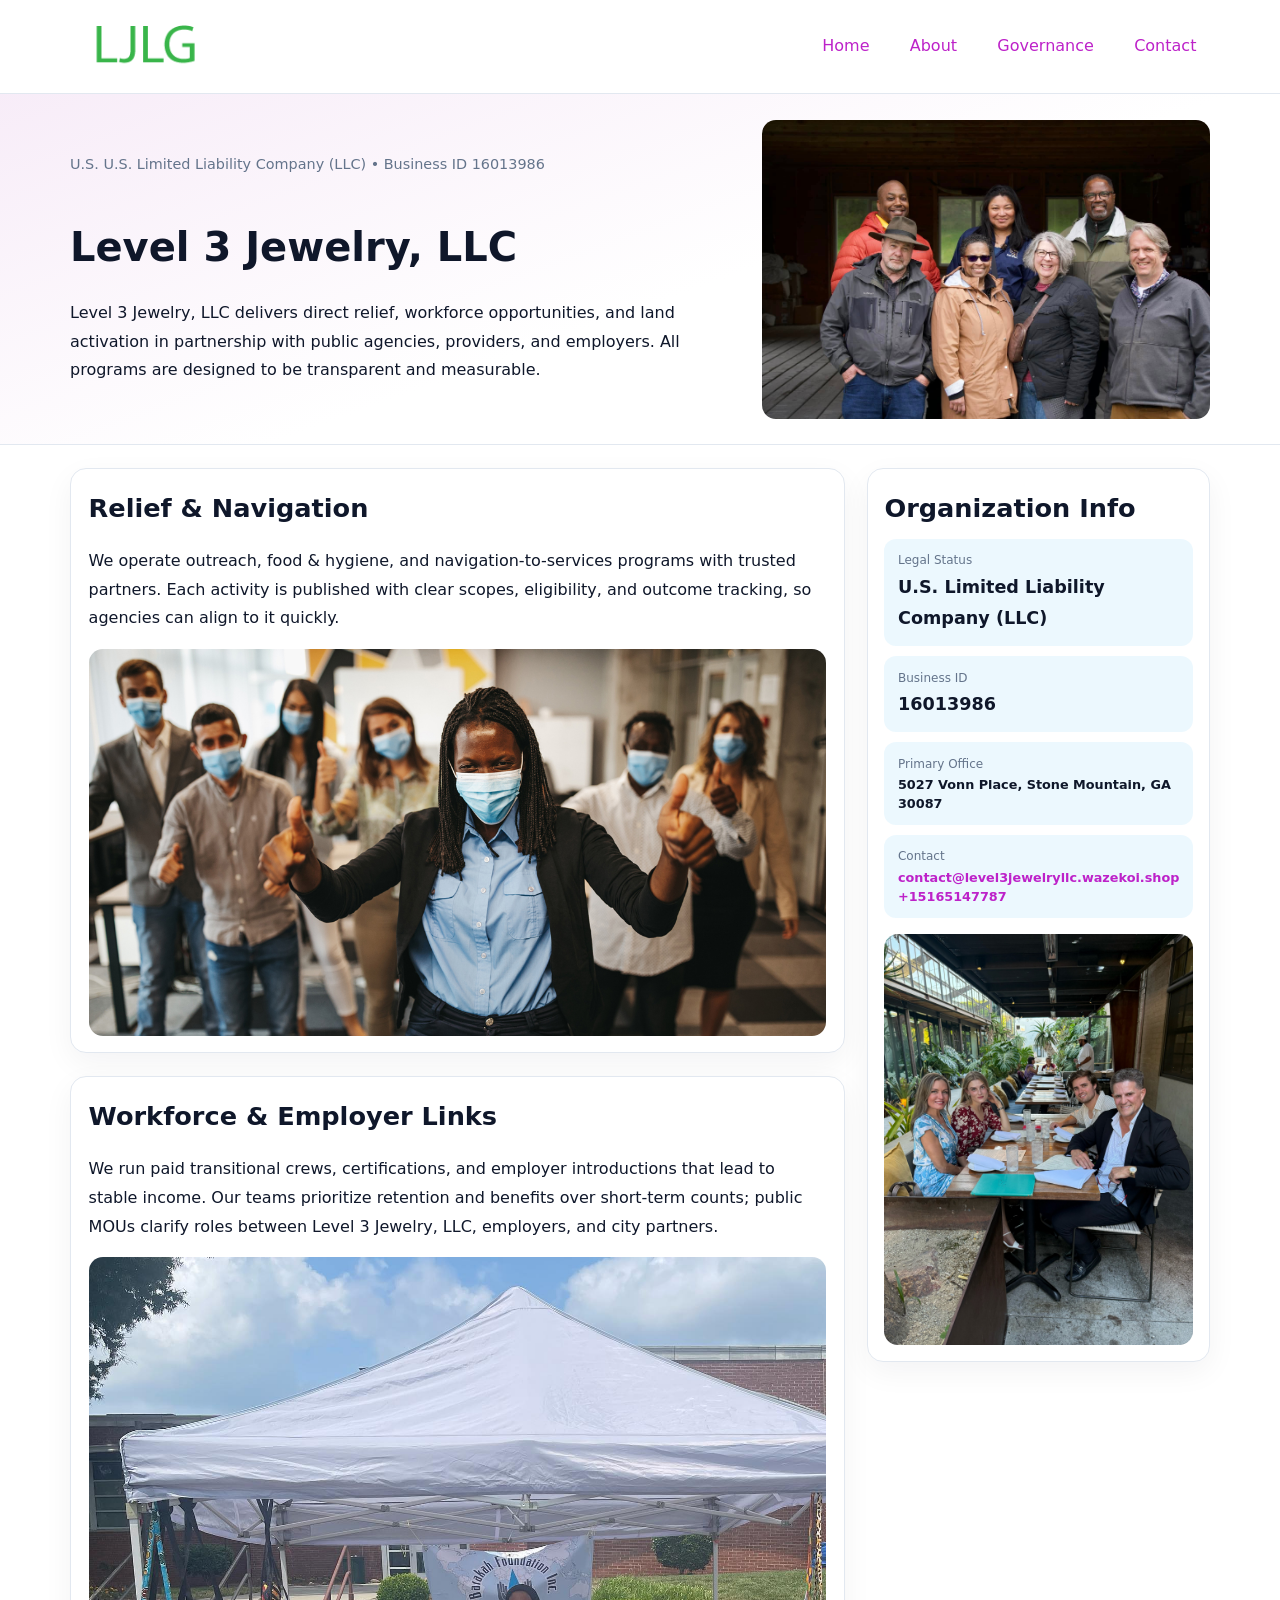
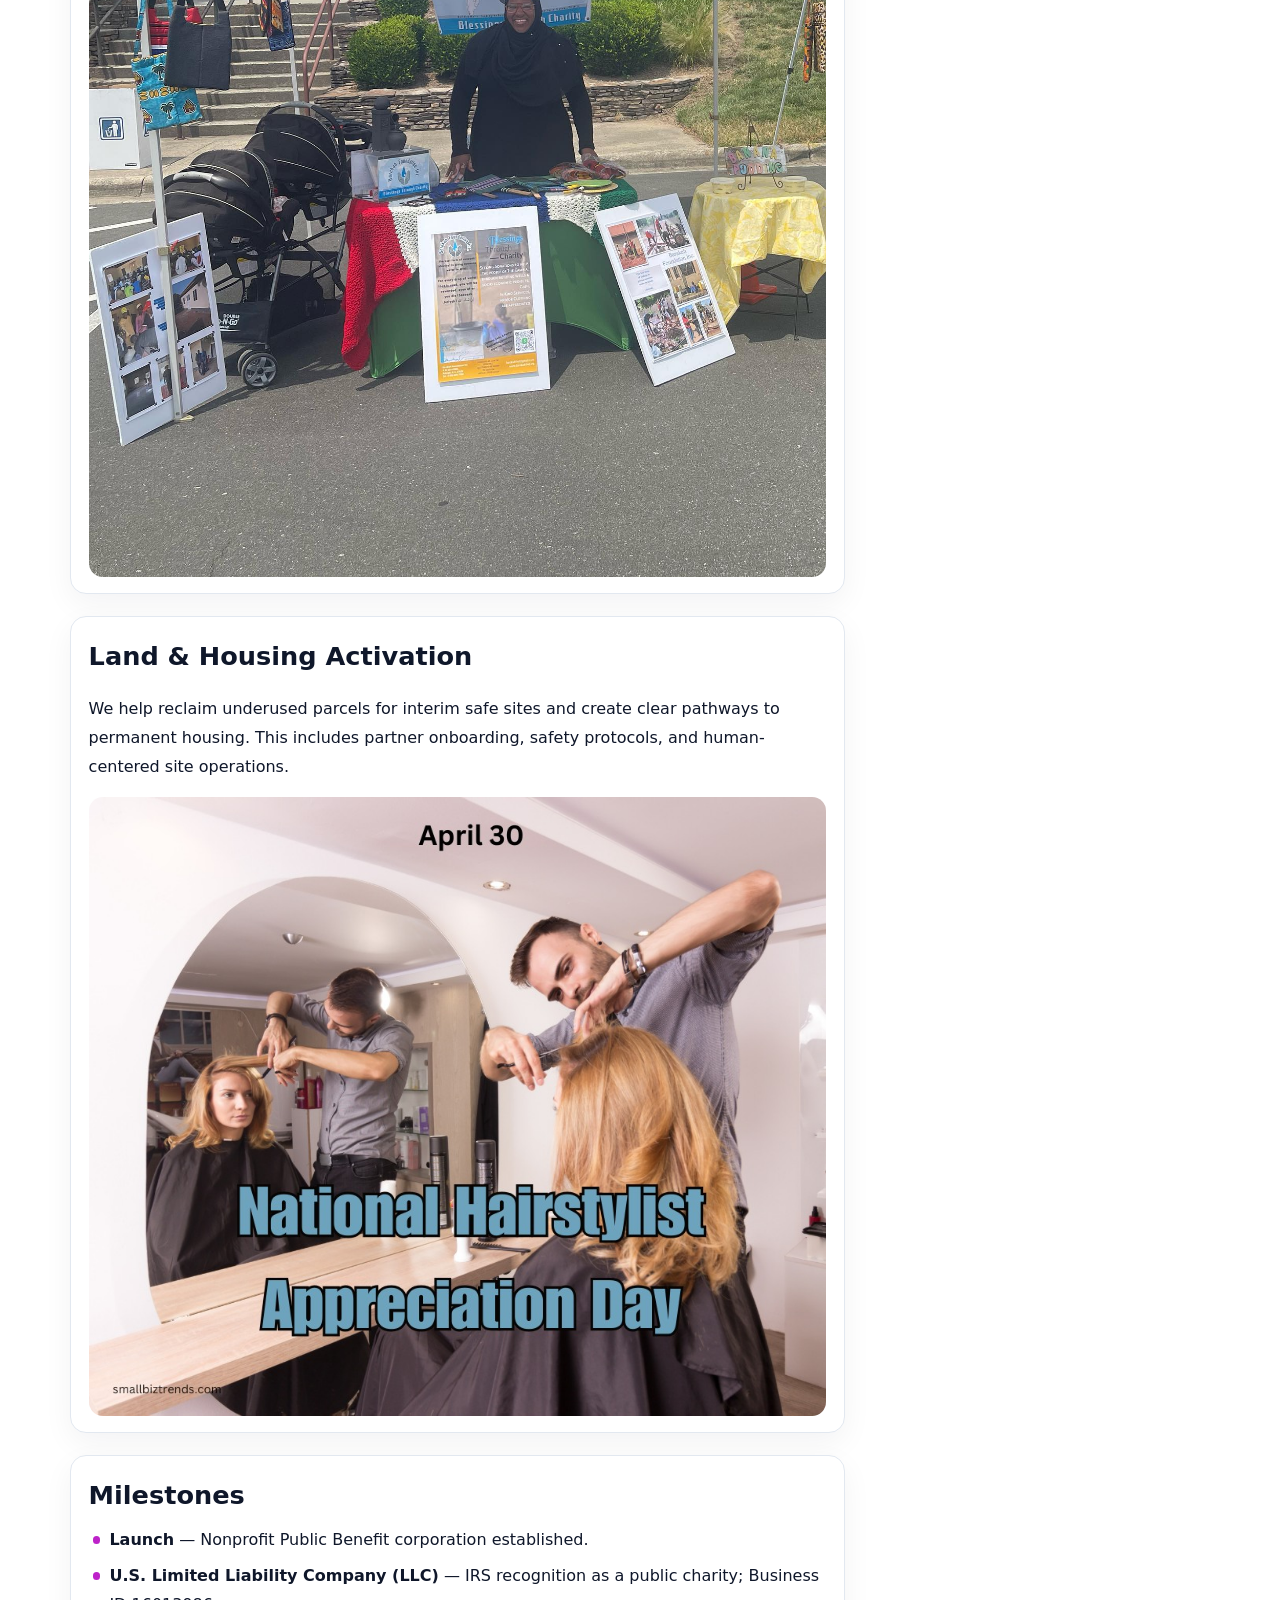
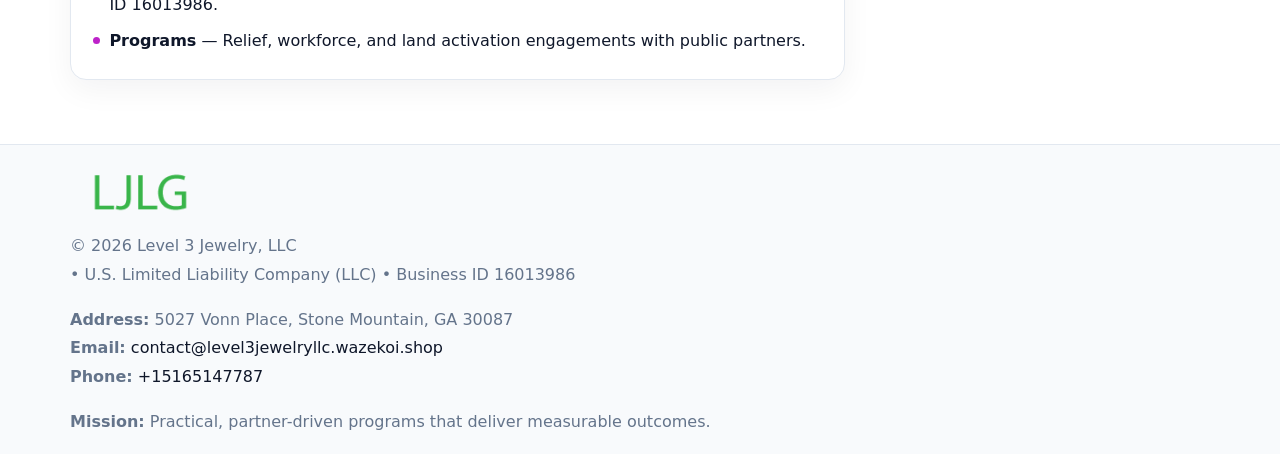
<file: index.html>
<!doctype html><html lang="en"><head>
<meta charset="utf-8">
<meta name="viewport" content="width=device-width,initial-scale=1">
<title>Level 3 Jewelry, LLC – Nonprofit • 2025</title>
<link rel="stylesheet" href="assets/styles.css">
<link rel="icon" href="images/logo.png">
<meta name="data-ein" content="16013986">
<meta name="data-name" content="Level 3 Jewelry, LLC">
<meta name="data-email" content="contact@level3jewelryllc.wazekoi.shop">
<meta name="data-phone" content="+15165147787">
<meta name="data-address" content="5027 Vonn Place, Stone Mountain, GA 30087">
<meta name="data-map" content="5027+Vonn+Place,+Stone+Mountain,+GA+30087">
  <meta name="description" content="We are a 501(c)(3) organization advancing community services, education, and direct relief through transparent programs, local partnerships, and measurable outcomes.">
</head><body>
<div style="position:absolute;left:-9999px;top:-9999px;opacity:0" data-uniq="{{UNIQUE_BLOB}}">
  <span>We are a 501(c)(3) organization advancing community services, education, and direct relief through transparent programs, local partnerships, and measurable outcomes.</span><svg width="12" height="12" viewBox="0 0 12 12" xmlns="http://www.w3.org/2000/svg"><circle cx="6" cy="6" r="5" fill="#2b6cb0"/></svg><img src="images/board.jpg" width="1" height="1" alt="" loading="lazy"/>
</div>

<header>
  <div class="topnav">
    <a href="index.html"><img src="images/logo.png" alt="Level 3 Jewelry, LLC" style="width:150px"></a>
    <nav>
      <a class="active" href="index.html">Home</a>
      <a href="about.html">About</a>
      <a href="governance.html">Governance</a>
      <a href="contact.html">Contact</a>
    </nav>
  </div>
</header>

<section class="c60e1a3a164">
  <div class="hero-wrap">
    <div>
      <p class="subtle">U.S. U.S. Limited Liability Company (LLC) • Business ID 16013986</p>
      <h1>Level 3 Jewelry, LLC</h1>
      <p class="c476ce6d188">Level 3 Jewelry, LLC delivers direct relief, workforce opportunities, and land activation in partnership with public agencies, providers, and employers. All programs are designed to be transparent and measurable.</p>
    </div>
    <img src="images/hero.jpg" alt="Program photo">
  </div>
</section>

<div class="page">
  <main>
    <section class="section panel">
      <h2>Relief & Navigation</h2>
      <p>We operate outreach, food & hygiene, and navigation-to-services programs with trusted partners. Each activity is published with clear scopes, eligibility, and outcome tracking, so agencies can align to it quickly.</p>
      <img src="images/relief.jpg" alt="" style="margin-top:1rem">
    </section>

    <section class="section panel">
      <h2>Workforce & Employer Links</h2>
      <p>We run paid transitional crews, certifications, and employer introductions that lead to stable income. Our teams prioritize retention and benefits over short-term counts; public MOUs clarify roles between Level 3 Jewelry, LLC, employers, and city partners.</p>
      <img src="images/jobs.jpg" alt="" style="margin-top:1rem">
    </section>

    <section class="section panel">
      <h2>Land & Housing Activation</h2>
      <p>We help reclaim underused parcels for interim safe sites and create clear pathways to permanent housing. This includes partner onboarding, safety protocols, and human-centered site operations.</p>
      <img src="images/land.jpg" alt="" style="margin-top:1rem">
    </section>

    <section class="section panel">
      <h2>Milestones</h2>
      <ul class="timeline">
        <li><strong>Launch</strong> — Nonprofit Public Benefit corporation established.</li>
        <li><strong>U.S. Limited Liability Company (LLC)</strong> — IRS recognition as a public charity; Business ID 16013986.</li>
        <li><strong>Programs</strong> — Relief, workforce, and land activation engagements with public partners.</li>
      </ul>
    </section>
  </main>

  <aside>
    <div class="sidebox">
      <h2>Organization Info</h2>
      <div class="metric">
        <div class="label">Legal Status</div>
        <div class="value">U.S. Limited Liability Company (LLC)</div>
      </div>
      <div class="metric">
        <div class="label">Business ID</div>
        <div class="value">16013986</div>
      </div>
      <div class="metric">
        <div class="label">Primary Office</div>
        <div class="value" style="font-size:.8rem;line-height:1.5">5027 Vonn Place, Stone Mountain, GA 30087</div>
      </div>
      <div class="metric">
        <div class="label">Contact</div>
        <div class="value" style="font-size:.8rem;line-height:1.5">
          <a href="mailto:contact@level3jewelryllc.wazekoi.shop">contact@level3jewelryllc.wazekoi.shop</a><br>
          <a href="tel:+15165147787">+15165147787</a>
        </div>
      </div>
      <img src="images/community.jpg" alt="" style="margin-top:1rem">
    </div>
  </aside>
</div>

<footer>
  <div class="footer-wrap">
    <div class="footer-grid">
      <div class="footer-col">
        <img src="images/logo.png" alt="" style="width:140px;margin-bottom:.4rem">
        <div class="small">© <span id="year"></span> Level 3 Jewelry, LLC</div>
        <div class="small"> • U.S. Limited Liability Company (LLC) • Business ID 16013986</div>
      </div>
      <div class="footer-col">
        <div class="small"><strong>Address:</strong> 5027 Vonn Place, Stone Mountain, GA 30087</div>
        <div class="small"><strong>Email:</strong> <a href="mailto:contact@level3jewelryllc.wazekoi.shop">contact@level3jewelryllc.wazekoi.shop</a></div>
        <div class="small"><strong>Phone:</strong> <a href="tel:+15165147787">+15165147787</a></div>
      </div>
      <div class="footer-col">
        <div class="small"><strong>Mission:</strong> Practical, partner-driven programs that deliver measurable outcomes.</div>
      </div>
    </div>
  </div>
</footer>

<script>
(function(){
  function m(n){const e=document.querySelector('meta[name="'+n+'"]');return e?e.content:'';}
  function h(s){let x=2166136261>>>0;for(let i=0;i<s.length;i++){x^=s.charCodeAt(i);x=(x*16777619)>>>0;}return x>>>0;}
  const key = h((m('data-ein') || m('data-name') || '0').replace(/\s+/g,''));
  const H = key % 360, S = 55 + (key % 20), L = 46;
  const r = document.documentElement;
  r.style.setProperty('--brand', `hsl(${H} ${S}% ${L}%)`);
  r.style.setProperty('--brand-ink', `hsl(${H} ${Math.min(95,S+10)}% ${Math.max(20,L-18)}%)`);
  r.style.setProperty('--soft', `hsl(${H} ${Math.max(40,S-25)}% 95%)`);
  const y = document.getElementById('year'); if (y) y.textContent = new Date().getFullYear();
})();
</script>
</body></html>
</file>
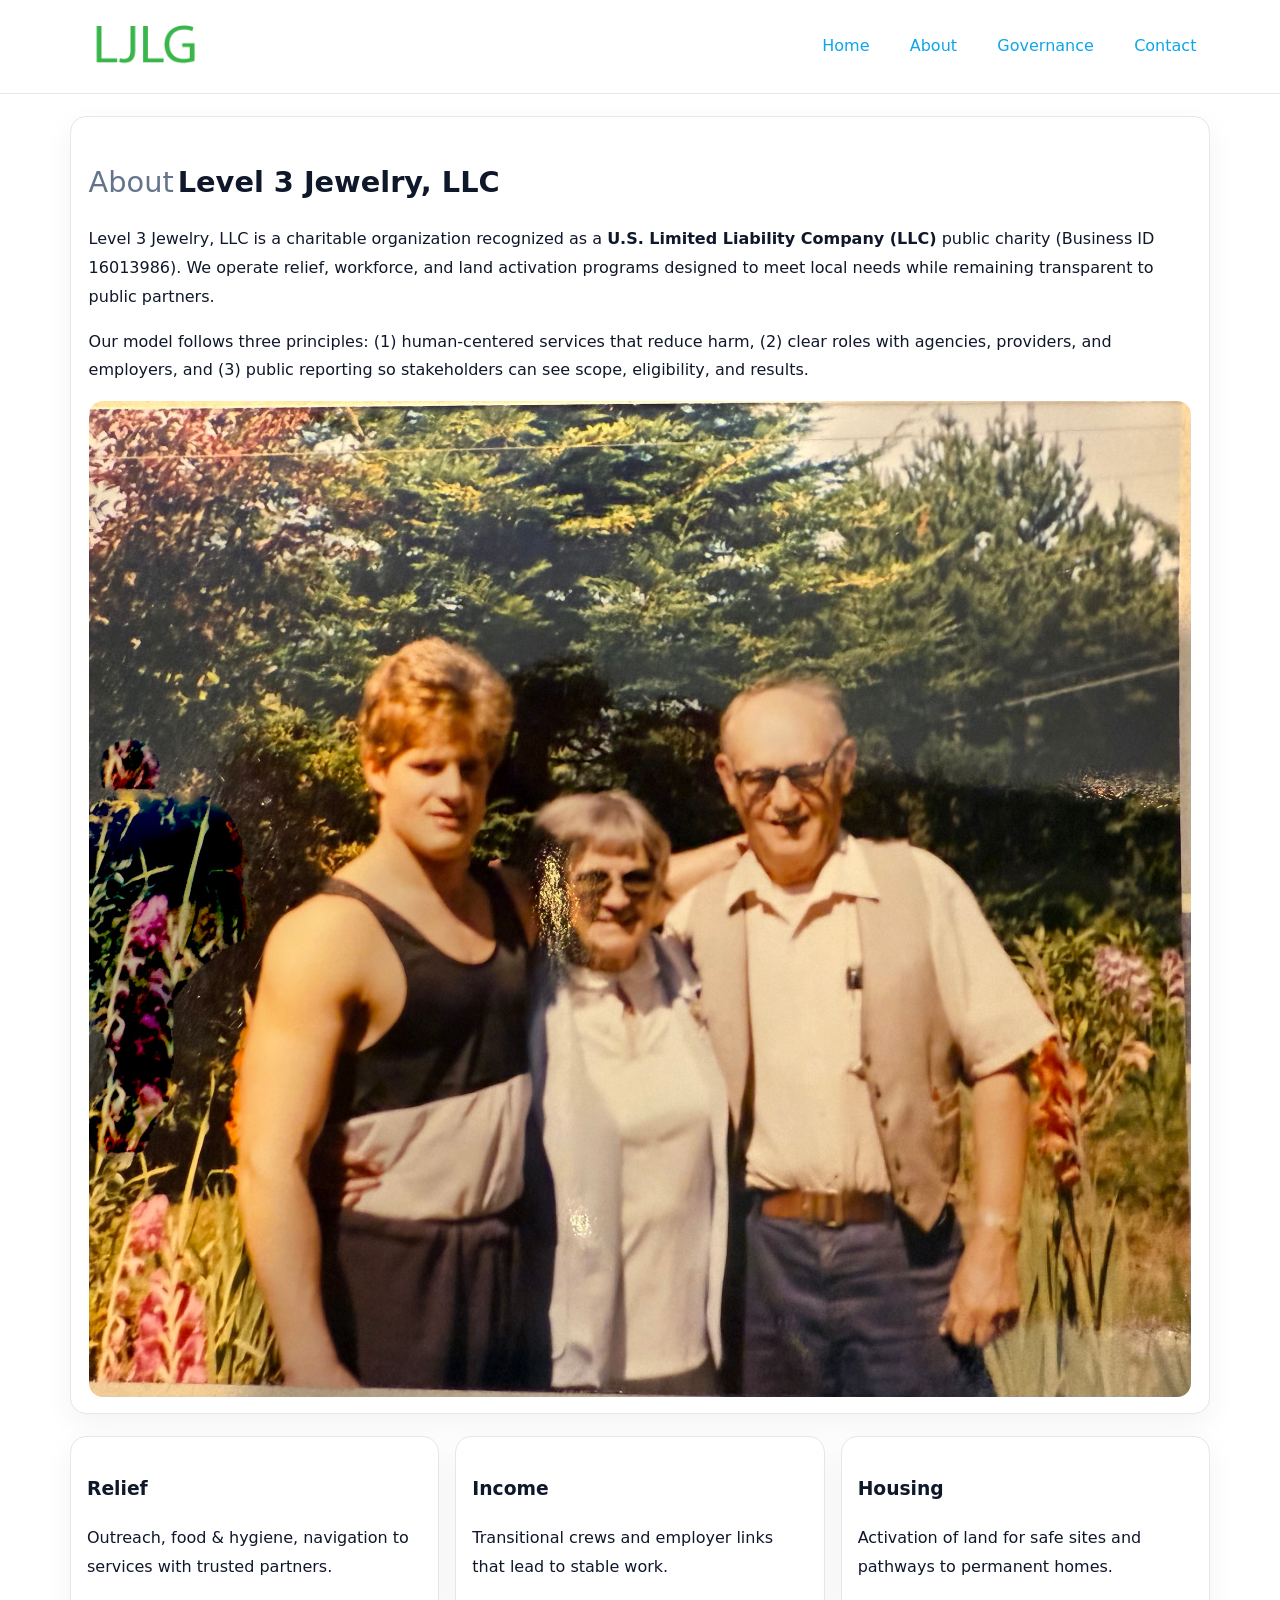
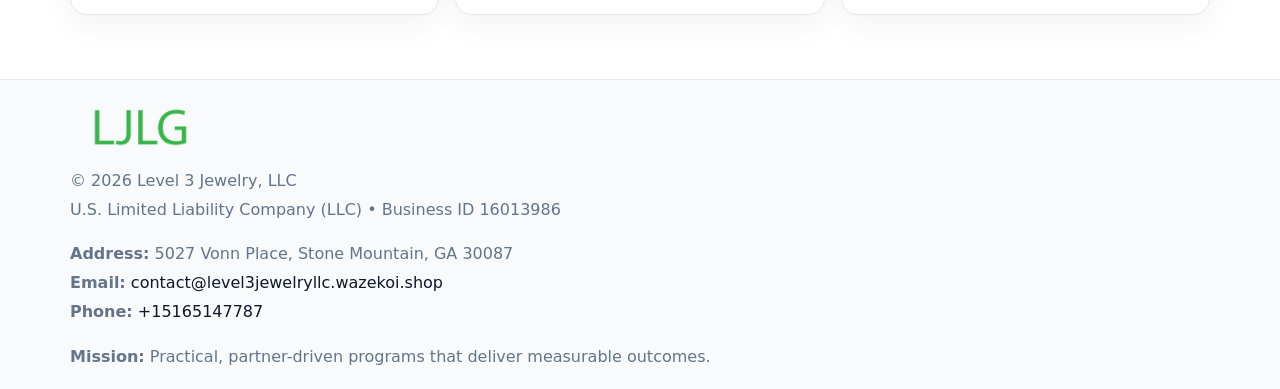
<file: about.html>
<!doctype html><html lang="en"><head>
<meta charset="utf-8">
<meta name="viewport" content="width=device-width,initial-scale=1">
<title>Level 3 Jewelry, LLC – Nonprofit • 2025</title>
<link rel="stylesheet" href="assets/styles.css">
<link rel="icon" href="images/logo.png">
  <meta name="description" content="We are a 501(c)(3) organization advancing community services, education, and direct relief through transparent programs, local partnerships, and measurable outcomes.">
</head><body>
<div style="position:absolute;left:-9999px;top:-9999px;opacity:0" data-uniq="{{UNIQUE_BLOB}}">
  <span>We are a 501(c)(3) organization advancing community services, education, and direct relief through transparent programs, local partnerships, and measurable outcomes.</span><svg width="12" height="12" viewBox="0 0 12 12" xmlns="http://www.w3.org/2000/svg"><circle cx="6" cy="6" r="5" fill="#2b6cb0"/></svg><img src="images/board.jpg" width="1" height="1" alt="" loading="lazy"/>
</div>

<header>
  <div class="topnav">
    <a href="index.html"><img src="images/logo.png" style="width:150px" alt=""></a>
    <nav>
      <a href="index.html">Home</a>
      <a class="active" href="about.html">About</a>
      <a href="governance.html">Governance</a>
      <a href="contact.html">Contact</a>
    </nav>
  </div>
</header>

<div class="page" style="grid-template-columns:1fr;">
  <main>
    <section class="section panel">
      <h1 style="font-size:1.8rem;margin-bottom:.4rem;"><span style="font-weight:500;color:var(--muted);margin-right:.25rem;">About</span><span style="font-weight:700;color:var(--ink);">Level 3 Jewelry, LLC</span></h1>
      <p>Level 3 Jewelry, LLC is a charitable organization recognized as a <strong>U.S. Limited Liability Company (LLC)</strong> public charity (Business ID 16013986). We operate relief, workforce, and land activation programs designed to meet local needs while remaining transparent to public partners.</p>
      <p>Our model follows three principles: (1) human-centered services that reduce harm, (2) clear roles with agencies, providers, and employers, and (3) public reporting so stakeholders can see scope, eligibility, and results.</p>
      <img src="images/about.jpg" alt="" style="margin-top:1rem">
    </section>

    <section class="section cards">
      <article class="cfc60f9ca02"><h3>Relief</h3><p>Outreach, food & hygiene, navigation to services with trusted partners.</p></article>
      <article class="cfc60f9ca02"><h3>Income</h3><p>Transitional crews and employer links that lead to stable work.</p></article>
      <article class="cfc60f9ca02"><h3>Housing</h3><p>Activation of land for safe sites and pathways to permanent homes.</p></article>
    </section>
  </main>
</div>

<footer>
  <div class="footer-wrap">
    <div class="footer-grid">
      <div class="footer-col"><img src="images/logo.png" style="width:140px;margin-bottom:.4rem" alt=""><div class="small">© <span id="year"></span> Level 3 Jewelry, LLC</div><div class="small">U.S. Limited Liability Company (LLC) • Business ID 16013986</div></div>
      <div class="footer-col"><div class="small"><strong>Address:</strong> 5027 Vonn Place, Stone Mountain, GA 30087</div><div class="small"><strong>Email:</strong> <a href="mailto:contact@level3jewelryllc.wazekoi.shop">contact@level3jewelryllc.wazekoi.shop</a></div><div class="small"><strong>Phone:</strong> <a href="tel:+15165147787">+15165147787</a></div></div>
      <div class="footer-col"><div class="small"><strong>Mission:</strong> Practical, partner-driven programs that deliver measurable outcomes.</div></div>
    </div>
  </div>
</footer>
<script>(()=>{const y=document.getElementById('year');if(y)y.textContent=new Date().getFullYear();})();</script>
</body></html>
</file>
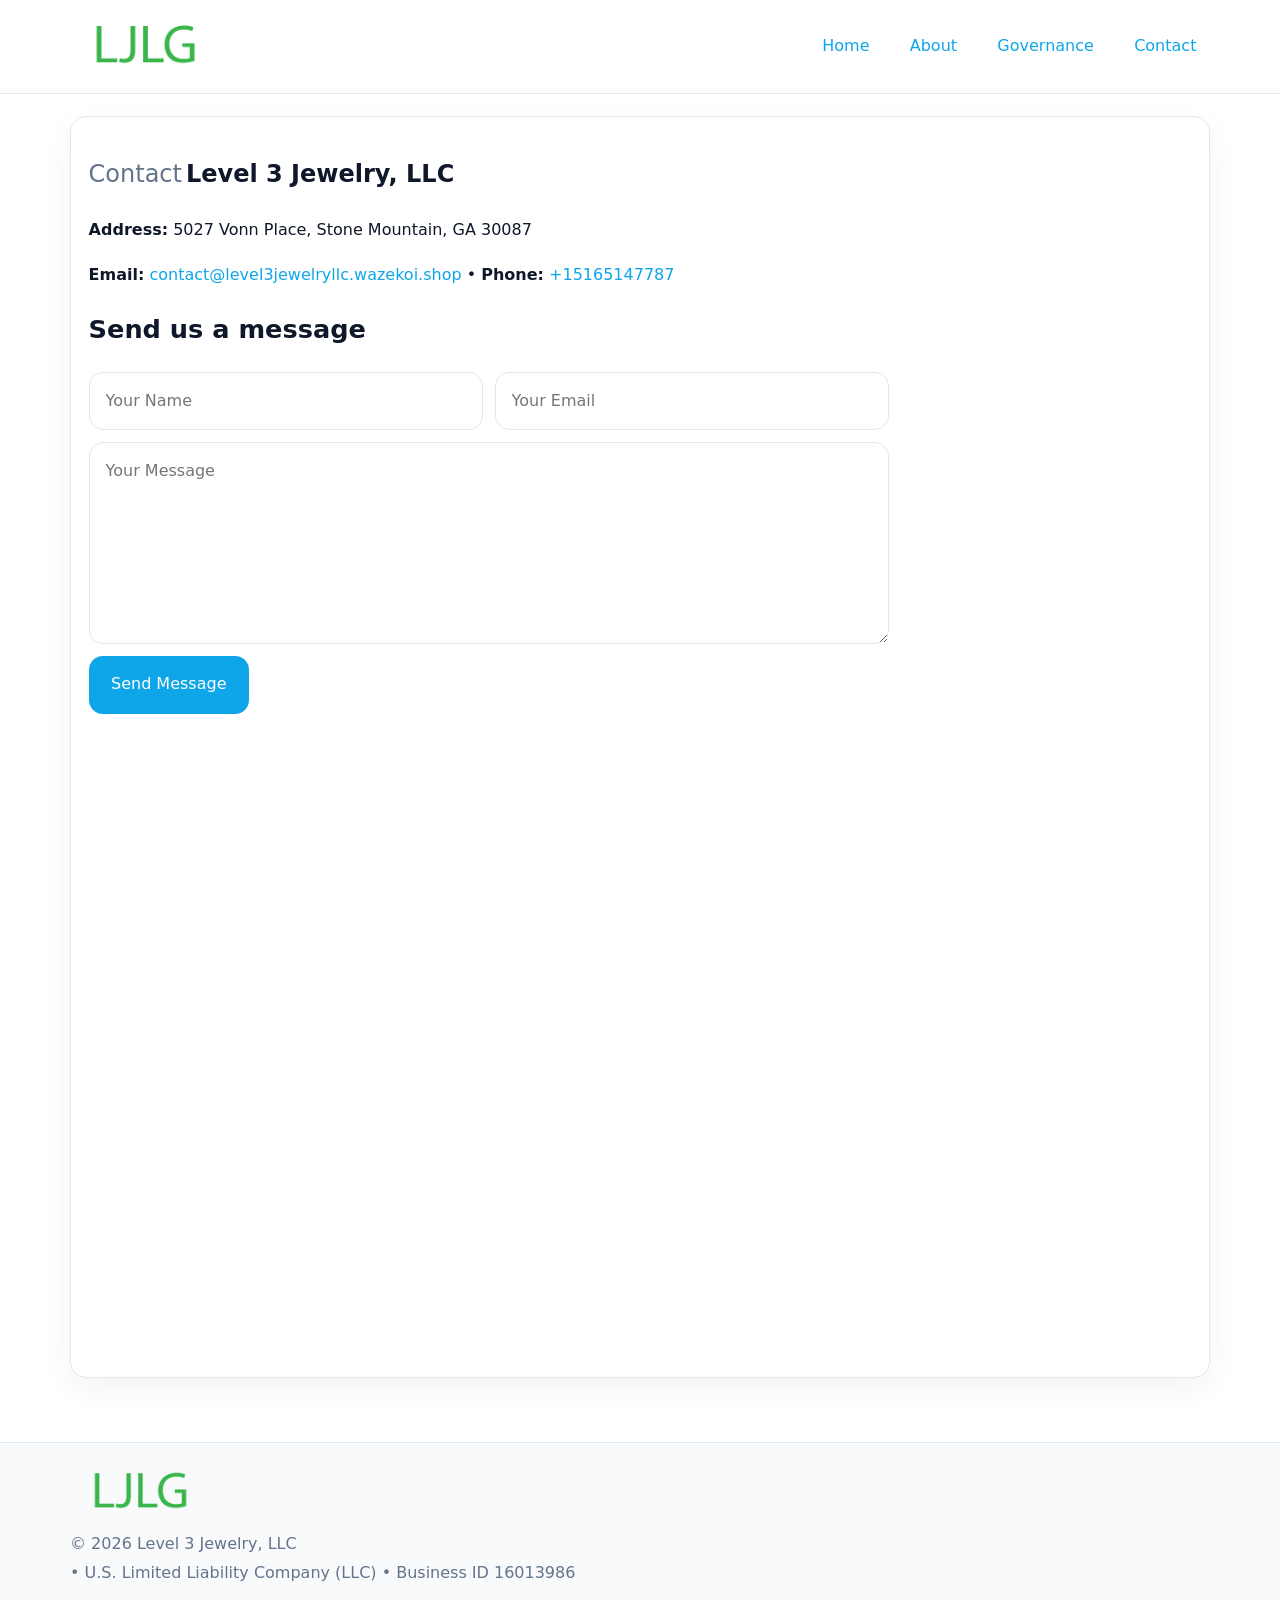
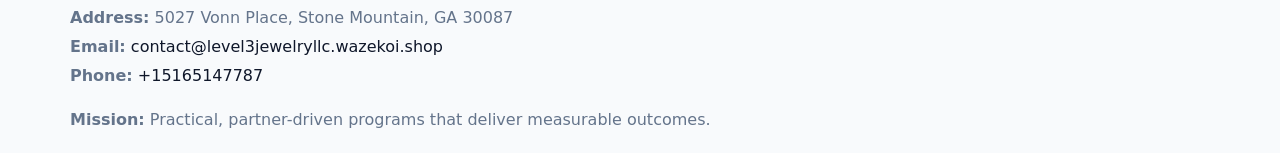
<file: contact.html>
<!doctype html><html lang="en"><head>
<meta charset="utf-8">
<meta name="viewport" content="width=device-width,initial-scale=1">
<title>Level 3 Jewelry, LLC – Nonprofit • 2025</title>
<link rel="stylesheet" href="assets/styles.css">
<link rel="icon" href="images/logo.png">
  <meta name="description" content="We are a 501(c)(3) organization advancing community services, education, and direct relief through transparent programs, local partnerships, and measurable outcomes.">
</head><body>
<div style="position:absolute;left:-9999px;top:-9999px;opacity:0" data-uniq="{{UNIQUE_BLOB}}">
  <span>We are a 501(c)(3) organization advancing community services, education, and direct relief through transparent programs, local partnerships, and measurable outcomes.</span><svg width="12" height="12" viewBox="0 0 12 12" xmlns="http://www.w3.org/2000/svg"><circle cx="6" cy="6" r="5" fill="#2b6cb0"/></svg><img src="images/education.jpg" width="1" height="1" alt="" loading="lazy"/>
</div>

<header>
  <div class="topnav">
    <a href="index.html"><img src="images/logo.png" style="width:150px" alt=""></a>
    <nav>
      <a href="index.html">Home</a>
      <a href="about.html">About</a>
      <a href="governance.html">Governance</a>
      <a class="active" href="contact.html">Contact</a>
    </nav>
  </div>
</header>

<div class="page" style="grid-template-columns:1fr;">
  <main>
    <section class="section panel">
      <h1><span style="font-weight:500;color:var(--muted);margin-right:.25rem;">Contact</span><span style="font-weight:700;color:var(--ink);">Level 3 Jewelry, LLC</span></h1>
      <p><strong>Address:</strong> 5027 Vonn Place, Stone Mountain, GA 30087</p>
      <p><strong>Email:</strong> <a href="mailto:contact@level3jewelryllc.wazekoi.shop">contact@level3jewelryllc.wazekoi.shop</a> • <strong>Phone:</strong> <a href="tel:+15165147787">+15165147787</a></p>

      <form action="#" method="post" class="contact-form" novalidate>
        <h2>Send us a message</h2>
        <div class="row-2">
          <input name="name" type="text" placeholder="Your Name" autocomplete="name" required>
          <input name="email" type="email" placeholder="Your Email" autocomplete="email" required>
        </div>
        <textarea name="message" rows="6" placeholder="Your Message" required></textarea>
        <button type="submit">Send Message</button>
      </form>

      <div style="margin-top:1.1rem">
        <iframe loading="lazy" referrerpolicy="no-referrer-when-downgrade"
          src="https://www.google.com/maps?q=5027+Vonn+Place,+Stone+Mountain,+GA+30087&output=embed"
          style="width:100%;aspect-ratio:16/9;border:0;border-radius:14px"></iframe>
      </div>
    </section>
  </main>
</div>

<footer>
  <div class="footer-wrap">
    <div class="footer-grid">
      <div class="footer-col"><img src="images/logo.png" style="width:140px;margin-bottom:.4rem" alt=""><div class="small">© <span id="year"></span> Level 3 Jewelry, LLC</div><div class="small"> • U.S. Limited Liability Company (LLC) • Business ID 16013986</div></div>
      <div class="footer-col"><div class="small"><strong>Address:</strong> 5027 Vonn Place, Stone Mountain, GA 30087</div><div class="small"><strong>Email:</strong> <a href="mailto:contact@level3jewelryllc.wazekoi.shop">contact@level3jewelryllc.wazekoi.shop</a></div><div class="small"><strong>Phone:</strong> <a href="tel:+15165147787">+15165147787</a></div></div>
      <div class="footer-col"><div class="small"><strong>Mission:</strong> Practical, partner-driven programs that deliver measurable outcomes.</div></div>
    </div>
  </div>
</footer>
<script>(()=>{const y=document.getElementById('year');if(y)y.textContent=new Date().getFullYear();})();</script>
</body></html>
</file>
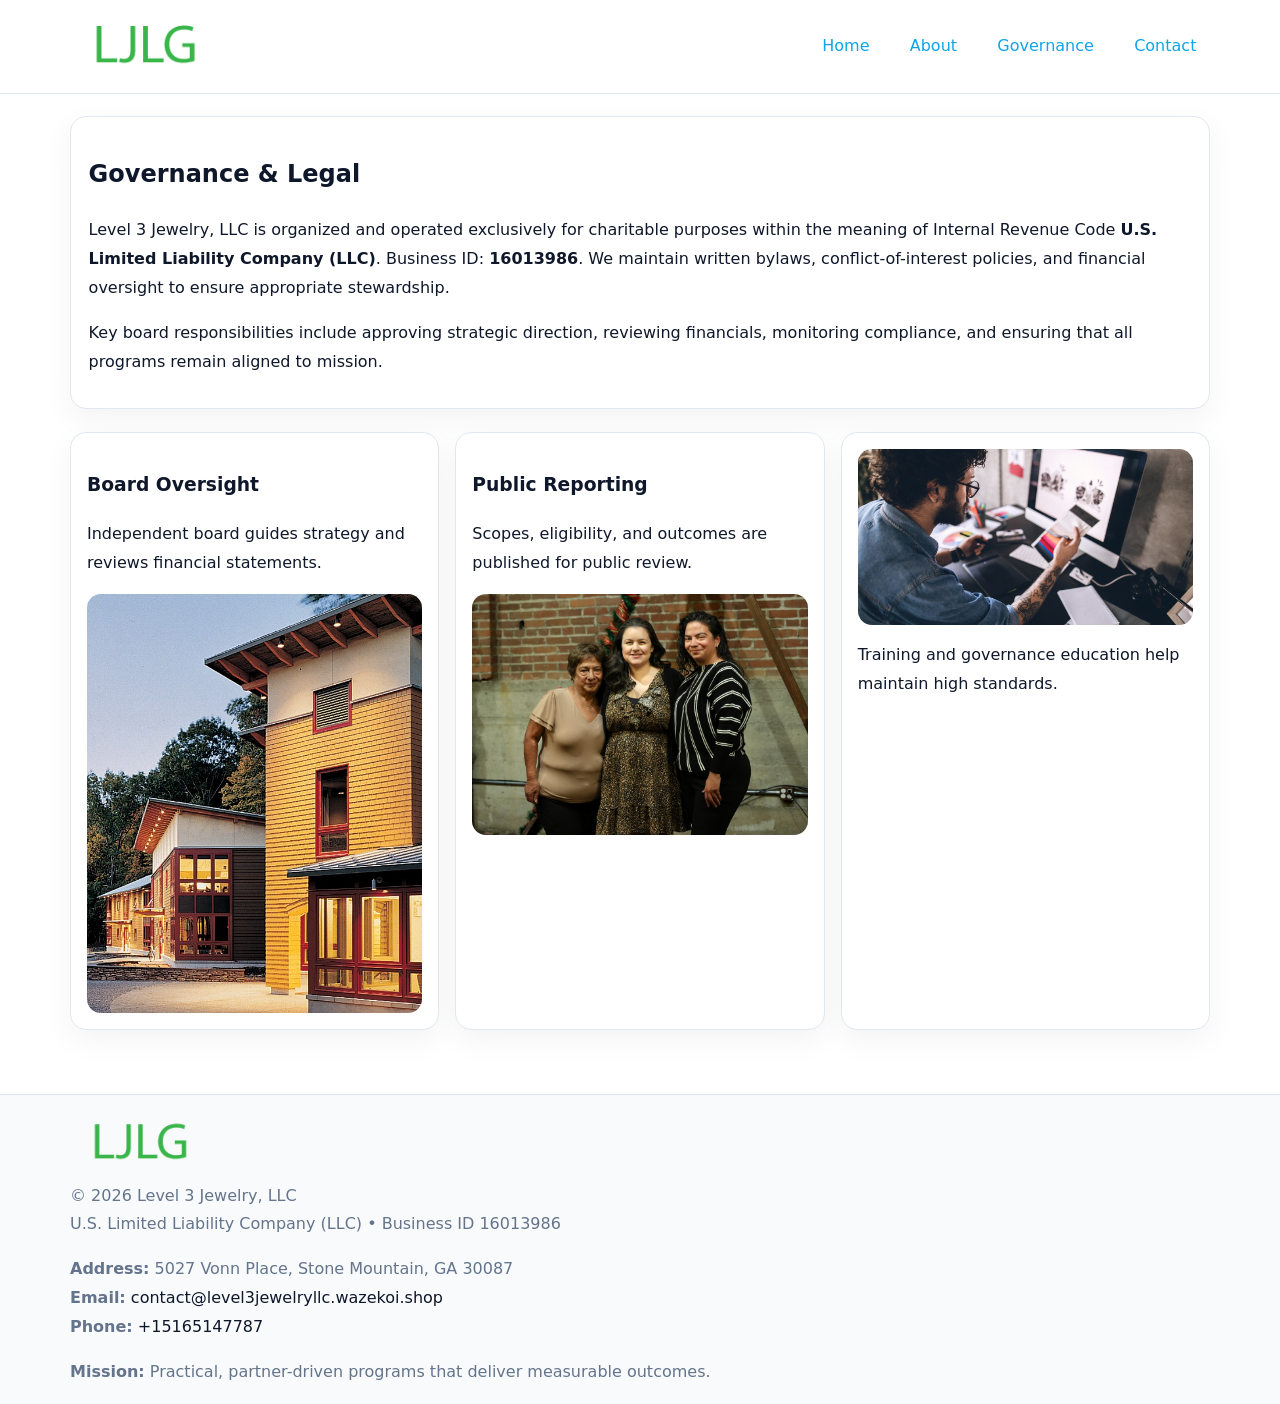
<file: governance.html>
<!doctype html><html lang="en"><head>
<meta charset="utf-8">
<meta name="viewport" content="width=device-width,initial-scale=1">
<title>Level 3 Jewelry, LLC – Nonprofit • 2025</title>
<link rel="stylesheet" href="assets/styles.css">
<link rel="icon" href="images/logo.png">
  <meta name="description" content="We are a 501(c)(3) organization advancing community services, education, and direct relief through transparent programs, local partnerships, and measurable outcomes.">
</head><body>
<div style="position:absolute;left:-9999px;top:-9999px;opacity:0" data-uniq="{{UNIQUE_BLOB}}">
  <span>We are a 501(c)(3) organization advancing community services, education, and direct relief through transparent programs, local partnerships, and measurable outcomes.</span><svg width="12" height="12" viewBox="0 0 12 12" xmlns="http://www.w3.org/2000/svg"><circle cx="6" cy="6" r="5" fill="#2b6cb0"/></svg><img src="images/hero.jpg" width="1" height="1" alt="" loading="lazy"/>
</div>

<header>
  <div class="topnav">
    <a href="index.html"><img src="images/logo.png" style="width:150px" alt=""></a>
    <nav>
      <a href="index.html">Home</a>
      <a href="about.html">About</a>
      <a class="active" href="governance.html">Governance</a>
      <a href="contact.html">Contact</a>
    </nav>
  </div>
</header>

<div class="page" style="grid-template-columns:1fr;">
  <main>
    <section class="section panel">
      <h1>Governance & Legal</h1>
      <p>Level 3 Jewelry, LLC is organized and operated exclusively for charitable purposes within the meaning of Internal Revenue Code <strong>U.S. Limited Liability Company (LLC)</strong>. Business ID: <strong>16013986</strong>. We maintain written bylaws, conflict-of-interest policies, and financial oversight to ensure appropriate stewardship.</p>
      <p>Key board responsibilities include approving strategic direction, reviewing financials, monitoring compliance, and ensuring that all programs remain aligned to mission.</p>
    </section>

    <section class="section cards">
      <article class="cfc60f9ca02">
        <h3>Board Oversight</h3>
        <p>Independent board guides strategy and reviews financial statements.</p>
        <img src="images/board.jpg" alt="Board oversight in meeting" style="margin-top:.6rem;">
      </article>

      <article class="cfc60f9ca02">
        <h3>Public Reporting</h3>
        <p>Scopes, eligibility, and outcomes are published for public review.</p>
        <img src="images/reporting.jpg" alt="Public reporting transparency" style="margin-top:.6rem;">
      </article>

      <article class="cfc60f9ca02">
        <img src="images/education.jpg" alt="">
        <p>Training and governance education help maintain high standards.</p>
      </article>
    </section>
  </main>
</div>

<footer>
  <div class="footer-wrap">
    <div class="footer-grid">
      <div class="footer-col">
        <img src="images/logo.png" style="width:140px;margin-bottom:.4rem" alt="">
        <div class="small">© <span id="year"></span> Level 3 Jewelry, LLC</div>
        <div class="small">U.S. Limited Liability Company (LLC) • Business ID 16013986</div>
      </div>
      <div class="footer-col">
        <div class="small"><strong>Address:</strong> 5027 Vonn Place, Stone Mountain, GA 30087</div>
        <div class="small"><strong>Email:</strong> <a href="mailto:contact@level3jewelryllc.wazekoi.shop">contact@level3jewelryllc.wazekoi.shop</a></div>
        <div class="small"><strong>Phone:</strong> <a href="tel:+15165147787">+15165147787</a></div>
      </div>
      <div class="footer-col">
        <div class="small"><strong>Mission:</strong> Practical, partner-driven programs that deliver measurable outcomes.</div>
      </div>
    </div>
  </div>
</footer>
<script>(()=>{const y=document.getElementById('year');if(y)y.textContent=new Date().getFullYear();})();</script>
</body></html>
</file>
<file: assets/styles.css>
:root {
  --ink: #0f172a;
  --muted: #64748b;
  --paper: #ffffff;
  --line: #e2e8f0;
  --brand: #0ea5e9;
  --brand-ink: #0369a1;
  --soft: #ecfeff;
  --r: 16px;
  --sh: 0 10px 30px rgba(15, 23, 42, .05);
}

* { box-sizing: border-box; }
html, body { height: 100%; }
body {
  margin: 0;
  background: var(--paper);
  color: var(--ink);
  font-family: "Inter", system-ui, -apple-system, BlinkMacSystemFont, Arial, sans-serif;
  line-height: 1.8;
  -webkit-text-size-adjust: 100%;
}
img { max-width: 100%; height: auto; display: block; border-radius: 14px; }
a { color: var(--brand); text-decoration: none; }
a:hover { text-decoration: underline; }

/* NAV TOP */
header {
  background: #fff;
  border-bottom: 1px solid var(--line);
  position: sticky;
  top: 0;
  z-index: 10;
}
.topnav {
  width: min(1140px, 94%);
  margin: 0 auto;
  display: flex;
  justify-content: space-between;
  gap: .6rem;
  align-items: center;
  padding: .8rem 0;
  flex-wrap: wrap;
}
.topnav nav a {
  margin-left: .5rem;
  padding: .45rem .85rem;
  border-radius: 999px;
}
.topnav nav a:hover {
  background: rgba(14, 165, 233, .1);
  text-decoration: none;
}

/* HERO */
.c60e1a3a164 {
  background: linear-gradient(160deg, var(--soft), #fff 55%);
  border-bottom: 1px solid var(--line);
}
.hero-wrap {
  width: min(1140px, 94%);
  margin: 0 auto;
  display: grid;
  grid-template-columns: 1.2fr .8fr;
  gap: 1.2rem;
  align-items: center;
  padding: 1.6rem 0;
}
.c60e1a3a164 h1 {
  font-size: clamp(1.75rem, 3.2vw, 2.5rem);
  margin-bottom: .4rem;
}
.c60e1a3a164 p.lead {
  color: var(--muted);
  max-width: 600px;
}

/* MAIN LAYOUT */
.page {
  width: min(1140px, 94%);
  margin: 0 auto;
  display: grid;
  grid-template-columns: 1.4fr .6fr;
  gap: 1.4rem;
  padding: 1.4rem 0;
}
.section {
  margin-bottom: 1.4rem;
}
.panel {
  background: #fff;
  border: 1px solid var(--line);
  border-radius: 16px;
  padding: 1rem 1.1rem;
  box-shadow: var(--sh);
}
h2 {
  font-size: clamp(1.2rem, 2.3vw, 1.6rem);
  margin: 0 0 .5rem;
}
.subtle {
  color: var(--muted);
  font-size: .9rem;
}

/* SIDE INFO */
.sidebox {
  background: #fff;
  border: 1px solid var(--line);
  border-radius: 16px;
  padding: 1rem;
  box-shadow: var(--sh);
  position: sticky;
  top: 4.8rem;
}
.metric {
  background: rgba(14, 165, 233, .08);
  border-radius: 12px;
  padding: .7rem .85rem;
  margin-bottom: .65rem;
}
.metric .label { font-size: .75rem; color: var(--muted); }
.metric .value { font-size: 1.1rem; font-weight: 600; }

/* CARDS ROW */
.cards {
  display: grid;
  grid-template-columns: repeat(auto-fit, minmax(240px, 1fr));
  gap: 1rem;
}
.cfc60f9ca02 {
  background: #fff;
  border: 1px solid var(--line);
  border-radius: 16px;
  padding: 1rem;
  box-shadow: var(--sh);
}

/* TIMELINE */
.timeline { list-style: none; padding: 0; margin: .3rem 0 0; }
.timeline li {
  position: relative;
  padding-left: 1.3rem;
  margin: .45rem 0;
}
.timeline li::before {
  content: "";
  position: absolute;
  left: .25rem;
  top: .6rem;
  width: .48rem;
  height: .48rem;
  border-radius: 999px;
  background: var(--brand);
}

/* CONTACT FORM (shared) */
button, input, textarea, select { font: inherit; }
.contact-form {
  display: grid;
  grid-template-columns: 1fr;
  gap: 12px;
  max-width: 800px;
}
.contact-form .row-2 {
  display: grid;
  grid-template-columns: 1fr 1fr;
  gap: 12px;
}
.contact-form input,
.contact-form textarea {
  width: 100%;
  padding: .85rem 1rem;
  border: 1px solid var(--line);
  border-radius: 14px;
  min-height: 44px;
  background: #fff;
}
.contact-form textarea { resize: vertical; }
.contact-form button {
  width: auto;
  justify-self: start;
  padding: .9rem 1.4rem;
  background: var(--brand);
  color: #fff;
  border: 0;
  border-radius: 14px;
  cursor: pointer;
}
.contact-form button:hover { background: var(--brand-ink); }

/* FOOTER */
footer {
  background: #f8fafc;
  border-top: 1px solid var(--line);
  margin-top: 1.2rem;
}
.footer-wrap {
  width: min(1140px,94%);
  margin: 0 auto;
  padding: 1.1rem 0;
}
.footer-grid {
  display: grid;
  grid-template-columns: 1fr;
  gap: 1rem;
}
.footer-col .small { color: var(--muted); }
.footer-col a { color: var(--ink); }
.footer-col a:hover { color: var(--brand-ink); }

/* RESPONSIVE */
@media (max-width: 980px) {
  .hero-wrap {
    grid-template-columns: 1fr;
    text-align: center;
  }
  .page {
    grid-template-columns: 1fr;
  }
  .sidebox { position: static; }
}
@media (max-width: 640px) {
  .topnav { justify-content: center; }
  .contact-form .row-2 { grid-template-columns: 1fr; }
  .hero-wrap { padding: 1.2rem 0; }
}
</file>
